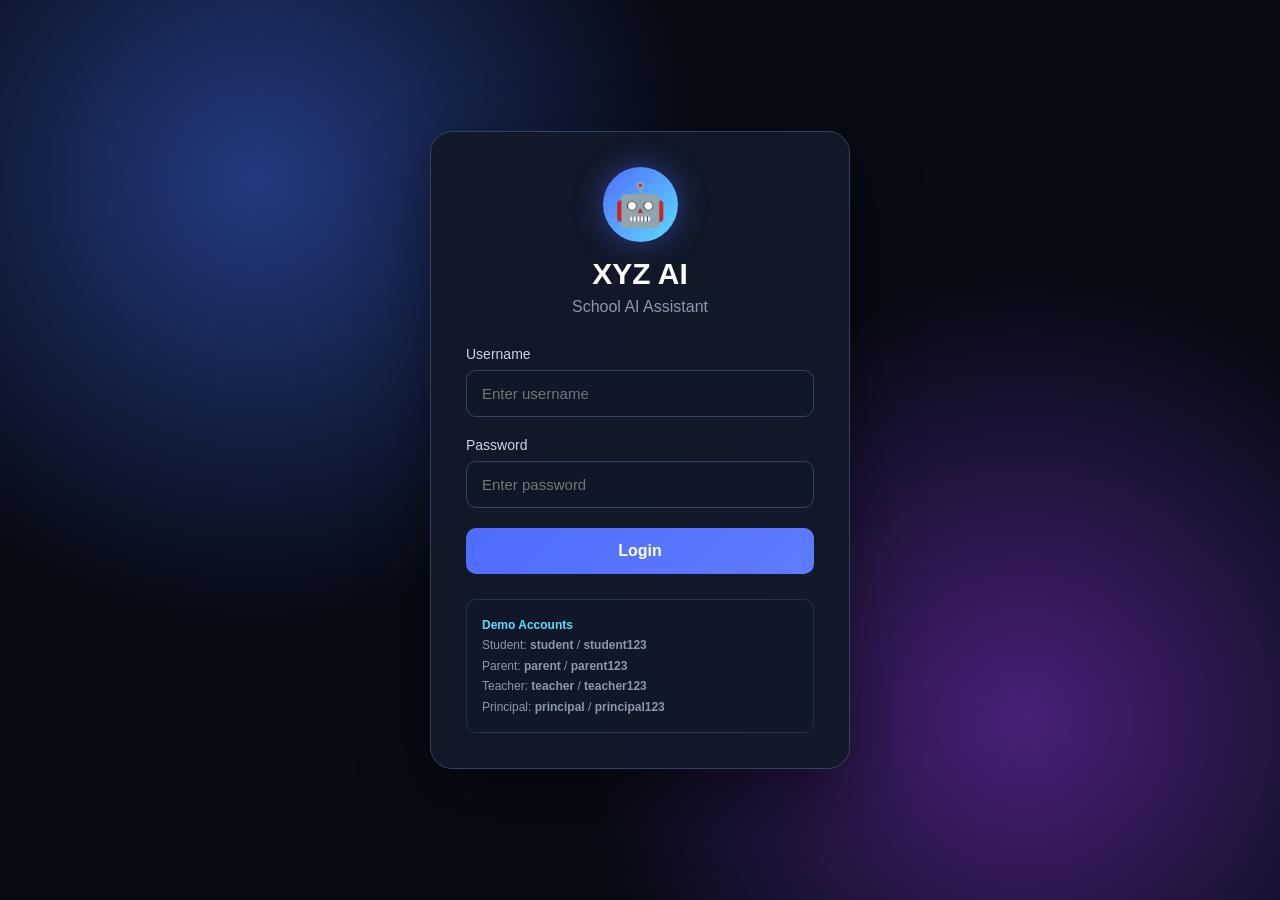
<file: frontend/index.html>
<!DOCTYPE html>
<html lang="en">
<head>
    <meta charset="UTF-8">
    <meta name="viewport" content="width=device-width, initial-scale=1.0">

    <title>XYZ AI - Login</title>

    <style>
        * {
            margin: 0;
            padding: 0;
            box-sizing: border-box;
        }

        body {
            min-height: 100vh;
            display: flex;
            justify-content: center;
            align-items: center;

            font-family: Arial, sans-serif;

            background:
                radial-gradient(
                    circle at 20% 20%,
                    #233a80 0%,
                    transparent 35%
                ),
                radial-gradient(
                    circle at 80% 80%,
                    #482078 0%,
                    transparent 35%
                ),
                #070b14;

            color: white;
        }

        .login-container {
            width: 90%;
            max-width: 420px;
        }

        .login-card {
            padding: 35px;

            border-radius: 22px;

            background: rgba(18, 25, 42, 0.95);

            border: 1px solid #34415f;

            box-shadow:
                0 25px 70px
                rgba(0, 0, 0, 0.45);
        }

        .logo {
            text-align: center;
            margin-bottom: 30px;
        }

        .logo-icon {
            width: 75px;
            height: 75px;

            margin: auto;
            margin-bottom: 15px;

            display: flex;
            justify-content: center;
            align-items: center;

            border-radius: 50%;

            background:
                linear-gradient(
                    135deg,
                    #4f6cff,
                    #5ddcff
                );

            font-size: 42px;

            box-shadow:
                0 0 30px
                rgba(79, 108, 255, 0.45);
        }

        .logo h1 {
            font-size: 30px;
            margin-bottom: 7px;
        }

        .logo p {
            color: #8d98ad;
        }

        .form-group {
            margin-bottom: 20px;
        }

        label {
            display: block;
            margin-bottom: 8px;

            color: #cbd5e1;

            font-size: 14px;
        }

        input {
            width: 100%;

            padding: 14px 15px;

            border-radius: 10px;

            border: 1px solid #34415f;

            background: #0f1728;

            color: white;

            outline: none;

            font-size: 15px;
        }

        input:focus {
            border-color: #5d7cff;

            box-shadow:
                0 0 0 3px
                rgba(79, 108, 255, 0.12);
        }

        button {
            width: 100%;

            padding: 14px;

            border: none;
            border-radius: 10px;

            background:
                linear-gradient(
                    135deg,
                    #4f6cff,
                    #5d7cff
                );

            color: white;

            font-size: 16px;
            font-weight: bold;

            cursor: pointer;

            transition: 0.2s;
        }

        button:hover {
            transform: translateY(-2px);

            box-shadow:
                0 10px 25px
                rgba(79, 108, 255, 0.3);
        }

        button:disabled {
            opacity: 0.6;
            cursor: not-allowed;
            transform: none;
        }

        .error {
            display: none;

            margin-bottom: 18px;

            padding: 12px;

            border-radius: 8px;

            background: rgba(220, 38, 38, 0.15);

            border: 1px solid #7f1d1d;

            color: #fca5a5;

            font-size: 14px;
        }

        .demo {
            margin-top: 25px;

            padding: 15px;

            border-radius: 10px;

            background: #0f1728;

            border: 1px solid #26314a;

            color: #8d98ad;

            font-size: 12px;

            line-height: 1.7;
        }

        .demo strong {
            color: #5ddcff;
        }

        @media(max-width: 500px) {

            .login-card {
                padding: 25px;
            }

            .logo h1 {
                font-size: 26px;
            }
        }
    </style>
</head>

<body>

<div class="login-container">

    <div class="login-card">

        <div class="logo">

            <div class="logo-icon">
                🤖
            </div>

            <h1>XYZ AI</h1>

            <p>School AI Assistant</p>

        </div>


        <div
            class="error"
            id="errorMessage"
        ></div>


        <form id="loginForm">

            <div class="form-group">

                <label for="username">
                    Username
                </label>

                <input
                    type="text"
                    id="username"
                    placeholder="Enter username"
                    autocomplete="username"
                    required
                >

            </div>


            <div class="form-group">

                <label for="password">
                    Password
                </label>

                <input
                    type="password"
                    id="password"
                    placeholder="Enter password"
                    autocomplete="current-password"
                    required
                >

            </div>


            <button
                type="submit"
                id="loginButton"
            >
                Login
            </button>

        </form>


        <div class="demo">

            <strong>Demo Accounts</strong>

            <br>

            Student:
            <b>student</b> /
            <b>student123</b>

            <br>

            Parent:
            <b>parent</b> /
            <b>parent123</b>

            <br>

            Teacher:
            <b>teacher</b> /
            <b>teacher123</b>

            <br>

            Principal:
            <b>principal</b> /
            <b>principal123</b>

        </div>

    </div>

</div>


<script>

const loginForm =
    document.getElementById("loginForm");

const loginButton =
    document.getElementById("loginButton");

const errorMessage =
    document.getElementById("errorMessage");


loginForm.addEventListener(
    "submit",
    async function(event) {

        event.preventDefault();


        const username =
            document
                .getElementById("username")
                .value
                .trim();

        const password =
            document
                .getElementById("password")
                .value;


        errorMessage.style.display =
            "none";


        loginButton.disabled =
            true;

        loginButton.innerText =
            "Logging in...";


        try {

            const response =
                await fetch(
                    "/api/login",
                    {
                        method: "POST",

                        headers: {
                            "Content-Type":
                                "application/json"
                        },

                        credentials: "same-origin",

                        body: JSON.stringify({
                            username: username,
                            password: password
                        })
                    }
                );


            const data =
                await response.json();


            if (!response.ok ||
                !data.success) {

                throw new Error(
                    data.message ||
                    "Invalid username or password."
                );
            }


            /*
             * Dashboard ke existing
             * JavaScript ke liye role save kar rahe hain.
             */

            localStorage.setItem(
                "userRole",
                data.role
            );

            localStorage.setItem(
                "userName",
                data.name
            );


            /*
             * Login successful
             */

            window.location.href =
                "/dashboard";

        }

        catch(error) {

            errorMessage.innerText =
                error.message ||
                "Login failed.";

            errorMessage.style.display =
                "block";

        }

        finally {

            loginButton.disabled =
                false;

            loginButton.innerText =
                "Login";

        }

    }
);

</script>

</body>
</html>
</file>
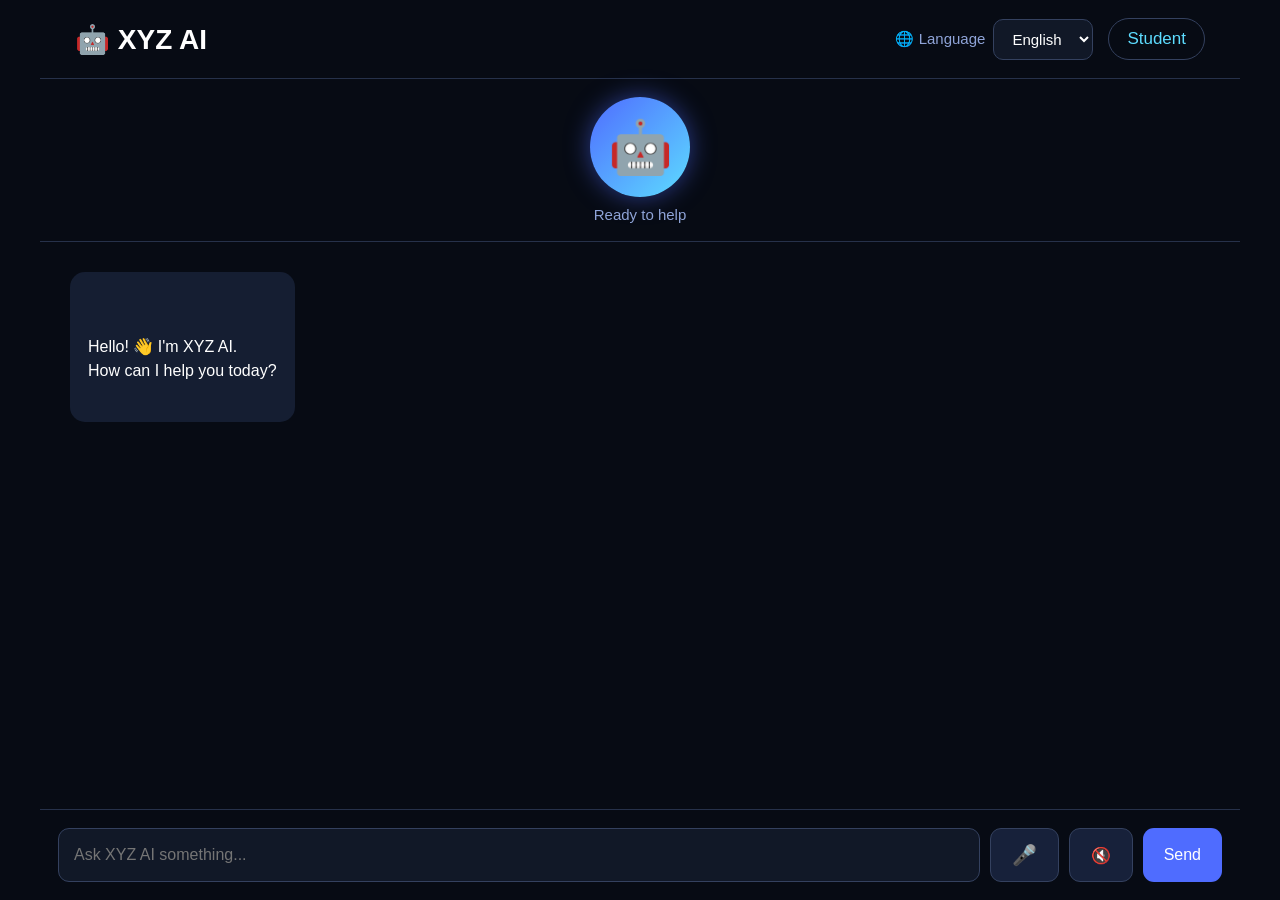
<file: frontend/chat.html>
<!DOCTYPE html>
<html lang="en">

<head>

    <meta charset="UTF-8">

    <meta name="viewport"
          content="width=device-width, initial-scale=1.0">

    <title>XYZ AI Chat</title>


    <style>

        * {
            box-sizing: border-box;
            margin: 0;
            padding: 0;
        }

        body {
            font-family: Arial, sans-serif;
            background: #070b14;
            color: white;
            min-height: 100vh;
        }

        .chat-container {
            max-width: 1200px;
            margin: auto;
            height: 100vh;
            display: flex;
            flex-direction: column;
        }


        /* =========================
           HEADER
        ========================= */

        .header {
            padding: 18px 35px;
            border-bottom: 1px solid #26314a;

            display: flex;
            justify-content: space-between;
            align-items: center;
            gap: 20px;
        }

        .header h1 {
            font-size: 28px;
        }

        .header-right {
            display: flex;
            align-items: center;
            gap: 15px;
        }

        .role {
            color: #5ddcff;
            font-size: 17px;
            padding: 10px 18px;
            border: 1px solid #34415f;
            border-radius: 25px;
        }


        /* =========================
           LANGUAGE
        ========================= */

        .language-box {
            display: flex;
            align-items: center;
            gap: 8px;
        }

        .language-box label {
            color: #8fa4d8;
            font-size: 15px;
        }

        #languageSelect {
            padding: 10px 14px;

            border-radius: 10px;

            border: 1px solid #34415f;

            background: #111827;

            color: white;

            font-size: 15px;

            outline: none;

            cursor: pointer;
        }

        #languageSelect:focus {
            border-color: #4f6cff;
        }


        /* =========================
           AVATAR
        ========================= */

        .avatar-area {
            text-align: center;

            padding: 18px;

            border-bottom: 1px solid #26314a;
        }

        .avatar {
            width: 100px;
            height: 100px;

            margin: auto;

            border-radius: 50%;

            background: linear-gradient(
                135deg,
                #4f6cff,
                #5ddcff
            );

            display: flex;

            align-items: center;

            justify-content: center;

            font-size: 52px;

            box-shadow:
                0 0 25px rgba(79,108,255,0.5);

            transition: transform 0.2s;
        }

        .avatar.speaking {
            animation: avatarSpeaking 0.8s infinite alternate;
        }

        .avatar.listening {
            animation: avatarListening 0.8s infinite alternate;
        }

        @keyframes avatarSpeaking {

            from {
                transform: scale(1);
            }

            to {
                transform: scale(1.08);
            }

        }

        @keyframes avatarListening {

            from {
                transform: scale(1);
            }

            to {
                transform: scale(1.06);
            }

        }

        .avatar-status {
            margin-top: 9px;

            color: #8fa4d8;

            font-size: 15px;
        }


        /* =========================
           MESSAGES
        ========================= */

        .messages {
            flex: 1;

            padding: 30px;

            overflow-y: auto;

            display: flex;

            flex-direction: column;
        }

        .message {
            padding: 15px 18px;

            margin-bottom: 15px;

            border-radius: 15px;

            max-width: 75%;

            line-height: 1.5;

            white-space: pre-line;

            font-size: 16px;
        }

        .ai {
            background: #151e32;

            margin-right: auto;
        }

        .user {
            background: #263b78;

            margin-left: auto;
        }


        /* =========================
           INPUT
        ========================= */

        .input-area {
            display: flex;

            gap: 10px;

            padding: 18px;

            border-top: 1px solid #26314a;

            background: #070b14;
        }

        #messageInput {
            flex: 1;

            padding: 15px;

            border-radius: 11px;

            border: 1px solid #34415f;

            background: #111827;

            color: white;

            font-size: 16px;

            outline: none;
        }

        #messageInput:focus {
            border-color: #4f6cff;
        }

        button {
            padding: 14px 21px;

            border: none;

            border-radius: 11px;

            background: #4f6cff;

            color: white;

            cursor: pointer;

            font-size: 16px;
        }

        button:hover {
            background: #405be0;
        }


        /* =========================
           MIC
        ========================= */

        #micButton {
            background: #17213a;

            border: 1px solid #34415f;

            font-size: 20px;

            min-width: 55px;
        }

        #micButton:hover {
            background: #263b78;
        }

        #micButton.listening {
            background: #d6336c;
        }


        /* =========================
           STOP VOICE
        ========================= */

        #stopButton {
            background: #17213a;

            border: 1px solid #34415f;

            min-width: 55px;
        }

        #stopButton:hover {
            background: #263b78;
        }


        /* =========================
           MOBILE
        ========================= */

        @media (max-width: 800px) {

            .header {
                padding: 15px;

                flex-direction: column;

                align-items: stretch;
            }

            .header-right {
                justify-content: space-between;
            }

            .language-box label {
                display: none;
            }

            .messages {
                padding: 15px;
            }

            .message {
                max-width: 90%;
            }

            .input-area {
                padding: 10px;
            }

            #stopButton {
                display: none;
            }

        }

    </style>

</head>


<body>


<div class="chat-container">


    <!-- =====================================================
         HEADER
    ====================================================== -->

    <div class="header">

        <h1>🤖 XYZ AI</h1>


        <div class="header-right">


            <!-- LANGUAGE SELECTOR -->

            <div class="language-box">

                <label for="languageSelect">
                    🌐 Language
                </label>


                <select id="languageSelect"
                        onchange="changeLanguage()">

                    <option value="English">
                        English
                    </option>

                    <option value="Hindi">
                        हिन्दी
                    </option>

                </select>

            </div>


            <!-- ROLE -->

            <div class="role" id="role">
                Student
            </div>

        </div>

    </div>


    <!-- =====================================================
         AI AVATAR
    ====================================================== -->

    <div class="avatar-area">

        <div class="avatar"
             id="avatar">

            🤖

        </div>


        <div class="avatar-status"
             id="avatarStatus">

            Ready to help

        </div>

    </div>


    <!-- =====================================================
         CHAT
    ====================================================== -->

    <div class="messages"
         id="messages">


        <div class="message ai">

            Hello! 👋 I'm XYZ AI.
            How can I help you today?

        </div>


    </div>


    <!-- =====================================================
         INPUT AREA
    ====================================================== -->

    <div class="input-area">


        <input
            type="text"
            id="messageInput"
            placeholder="Ask XYZ AI something..."
            autocomplete="off"
        >


        <!-- MICROPHONE -->

        <button
            id="micButton"
            onclick="startListening()"
            title="Speak">

            🎤

        </button>


        <!-- STOP SPEECH -->

        <button
            id="stopButton"
            onclick="stopSpeaking()"
            title="Stop AI voice">

            🔇

        </button>


        <!-- SEND -->

        <button
            onclick="sendMessage()">

            Send

        </button>


    </div>


</div>



<script>


// ============================================================
// ROLE
// ============================================================

const role =
    localStorage.getItem("userRole") || "Student";


document.getElementById("role").innerText =
    role;



// ============================================================
// LANGUAGE
// ============================================================

let selectedLanguage =
    localStorage.getItem("language") || "English";


const languageSelect =
    document.getElementById("languageSelect");


languageSelect.value =
    selectedLanguage;



// ============================================================
// CHANGE LANGUAGE
// ============================================================

function changeLanguage() {


    selectedLanguage =
        languageSelect.value;


    // Save language

    localStorage.setItem(
        "language",
        selectedLanguage
    );


    const messages =
        document.getElementById(
            "messages"
        );


    const message =
        document.createElement(
            "div"
        );


    message.className =
        "message ai";


    if (
        selectedLanguage === "Hindi"
    ) {

        message.innerText =
            "भाषा हिन्दी में बदल दी गई है। अब आप हिन्दी में बात कर सकते हैं।";

    } else {

        message.innerText =
            "Language changed to English. You can now chat in English.";

    }


    messages.appendChild(
        message
    );


    messages.scrollTop =
        messages.scrollHeight;

}



// ============================================================
// TEXT TO SPEECH
// ============================================================

function speakText(text) {


    if (
        !("speechSynthesis" in window)
    ) {

        console.log(
            "Text-to-Speech is not supported."
        );

        return;

    }


    // Stop old speech

    window.speechSynthesis.cancel();


    const speech =
        new SpeechSynthesisUtterance(
            text
        );


    // Language

    if (
        selectedLanguage === "Hindi"
    ) {

        speech.lang = "hi-IN";

    } else {

        speech.lang = "en-IN";

    }


    speech.rate =
        0.95;


    speech.pitch =
        1;


    speech.volume =
        1;


    // Avatar speaking

    const avatar =
        document.getElementById(
            "avatar"
        );


    const status =
        document.getElementById(
            "avatarStatus"
        );


    avatar.classList.add(
        "speaking"
    );


    status.innerText =
        "Speaking...";


    speech.onend =
        function() {

            avatar.classList.remove(
                "speaking"
            );

            status.innerText =
                "Ready to help";

        };


    speech.onerror =
        function() {

            avatar.classList.remove(
                "speaking"
            );

            status.innerText =
                "Ready to help";

        };


    window.speechSynthesis.speak(
        speech
    );

}



// ============================================================
// STOP SPEAKING
// ============================================================

function stopSpeaking() {


    if (
        "speechSynthesis"
        in window
    ) {

        window.speechSynthesis.cancel();

    }


    document
        .getElementById("avatar")
        .classList.remove(
            "speaking"
        );


    document
        .getElementById("avatarStatus")
        .innerText =
        "Ready to help";

}



// ============================================================
// SPEECH TO TEXT
// ============================================================

let recognition =
    null;


function startListening() {


    const SpeechRecognition =
        window.SpeechRecognition ||
        window.webkitSpeechRecognition;


    if (!SpeechRecognition) {

        alert(
            "Speech recognition is not supported. Please use Google Chrome."
        );

        return;

    }


    // Create recognition

    recognition =
        new SpeechRecognition();


    recognition.continuous =
        false;


    recognition.interimResults =
        false;


    // Selected language

    if (
        selectedLanguage === "Hindi"
    ) {

        recognition.lang =
            "hi-IN";

    } else {

        recognition.lang =
            "en-IN";

    }


    const micButton =
        document.getElementById(
            "micButton"
        );


    const avatar =
        document.getElementById(
            "avatar"
        );


    const status =
        document.getElementById(
            "avatarStatus"
        );


    micButton.classList.add(
        "listening"
    );


    micButton.innerText =
        "🔴";


    avatar.classList.add(
        "listening"
    );


    status.innerText =
        "Listening...";


    // ========================================================
    // RESULT
    // ========================================================

    recognition.onresult =
        function(event) {


            const transcript =
                event
                    .results[0][0]
                    .transcript;


            document
                .getElementById(
                    "messageInput"
                )
                .value =
                transcript;


            // Automatically send

            sendMessage();

        };


    // ========================================================
    // END
    // ========================================================

    recognition.onend =
        function() {


            micButton.classList.remove(
                "listening"
            );


            micButton.innerText =
                "🎤";


            avatar.classList.remove(
                "listening"
            );


            status.innerText =
                "Ready to help";

        };


    // ========================================================
    // ERROR
    // ========================================================

    recognition.onerror =
        function(event) {


            console.error(
                "Microphone error:",
                event.error
            );


            micButton.classList.remove(
                "listening"
            );


            micButton.innerText =
                "🎤";


            avatar.classList.remove(
                "listening"
            );


            status.innerText =
                "Microphone error";


            if (
                event.error ===
                "not-allowed"
            ) {

                alert(
                    "Microphone permission denied. Please allow microphone access in Chrome."
                );

            }

            else if (
                event.error ===
                "no-speech"
            ) {

                alert(
                    "No speech detected. Please try again."
                );

            }

        };


    // Start

    try {

        recognition.start();

    }

    catch (error) {

        console.log(
            "Recognition could not start:",
            error
        );

    }

}



// ============================================================
// SEND MESSAGE
// ============================================================

async function sendMessage() {


    const input =
        document.getElementById(
            "messageInput"
        );


    const message =
        input.value.trim();


    if (
        message === ""
    ) {

        return;

    }


    const messages =
        document.getElementById(
            "messages"
        );


    // ========================================================
    // USER MESSAGE
    // ========================================================

    const userMessage =
        document.createElement(
            "div"
        );


    userMessage.className =
        "message user";


    userMessage.innerText =
        message;


    messages.appendChild(
        userMessage
    );


    // Clear

    input.value = "";


    // ========================================================
    // AI MESSAGE
    // ========================================================

    const aiMessage =
        document.createElement(
            "div"
        );


    aiMessage.className =
        "message ai";


    aiMessage.innerText =
        "Thinking...";


    messages.appendChild(
        aiMessage
    );


    messages.scrollTop =
        messages.scrollHeight;


    document
        .getElementById(
            "avatarStatus"
        )
        .innerText =
        "Thinking...";


    // ========================================================
    // FLASK API
    // ========================================================

    try {


        const response =
            await fetch(
                "/api/chat",
                {

                    method:
                        "POST",

                    headers: {

                        "Content-Type":
                            "application/json"

                    },

                    credentials:
                        "same-origin",

                    body:
                        JSON.stringify({

                            message:
                                message,

                            role:
                                role,

                            language:
                                selectedLanguage

                        })

                }
            );


        if (
            !response.ok
        ) {

            throw new Error(
                "Server error: " +
                response.status
            );

        }


        const data =
            await response.json();


        // ====================================================
        // AI RESPONSE
        // ====================================================

        if (
            data.response
        ) {


            aiMessage.innerText =
                data.response;


            // Speak response

            speakText(
                data.response
            );


        }

        else {


            const fallback =
                selectedLanguage === "Hindi"
                    ? "माफ कीजिए, मैं आपका प्रश्न समझ नहीं पाया।"
                    : "Sorry, I couldn't understand your request.";


            aiMessage.innerText =
                fallback;


            speakText(
                fallback
            );

        }


    }

    catch (error) {


        console.error(
            "Chat Error:",
            error
        );


        aiMessage.innerText =
            "Sorry, I couldn't connect to the server.";


        document
            .getElementById(
                "avatarStatus"
            )
            .innerText =
            "Connection error";

    }


    messages.scrollTop =
        messages.scrollHeight;

}



// ============================================================
// ENTER KEY
// ============================================================

document
    .getElementById(
        "messageInput"
    )
    .addEventListener(
        "keydown",
        function(event) {


            if (
                event.key === "Enter"
            ) {

                event.preventDefault();

                sendMessage();

            }

        }
    );



// ============================================================
// STOP SPEECH WHEN PAGE CLOSES
// ============================================================

window.addEventListener(
    "beforeunload",
    function() {


        if (
            "speechSynthesis"
            in window
        ) {

            window.speechSynthesis.cancel();

        }

    }
);


</script>


</body>

</html>
</file>
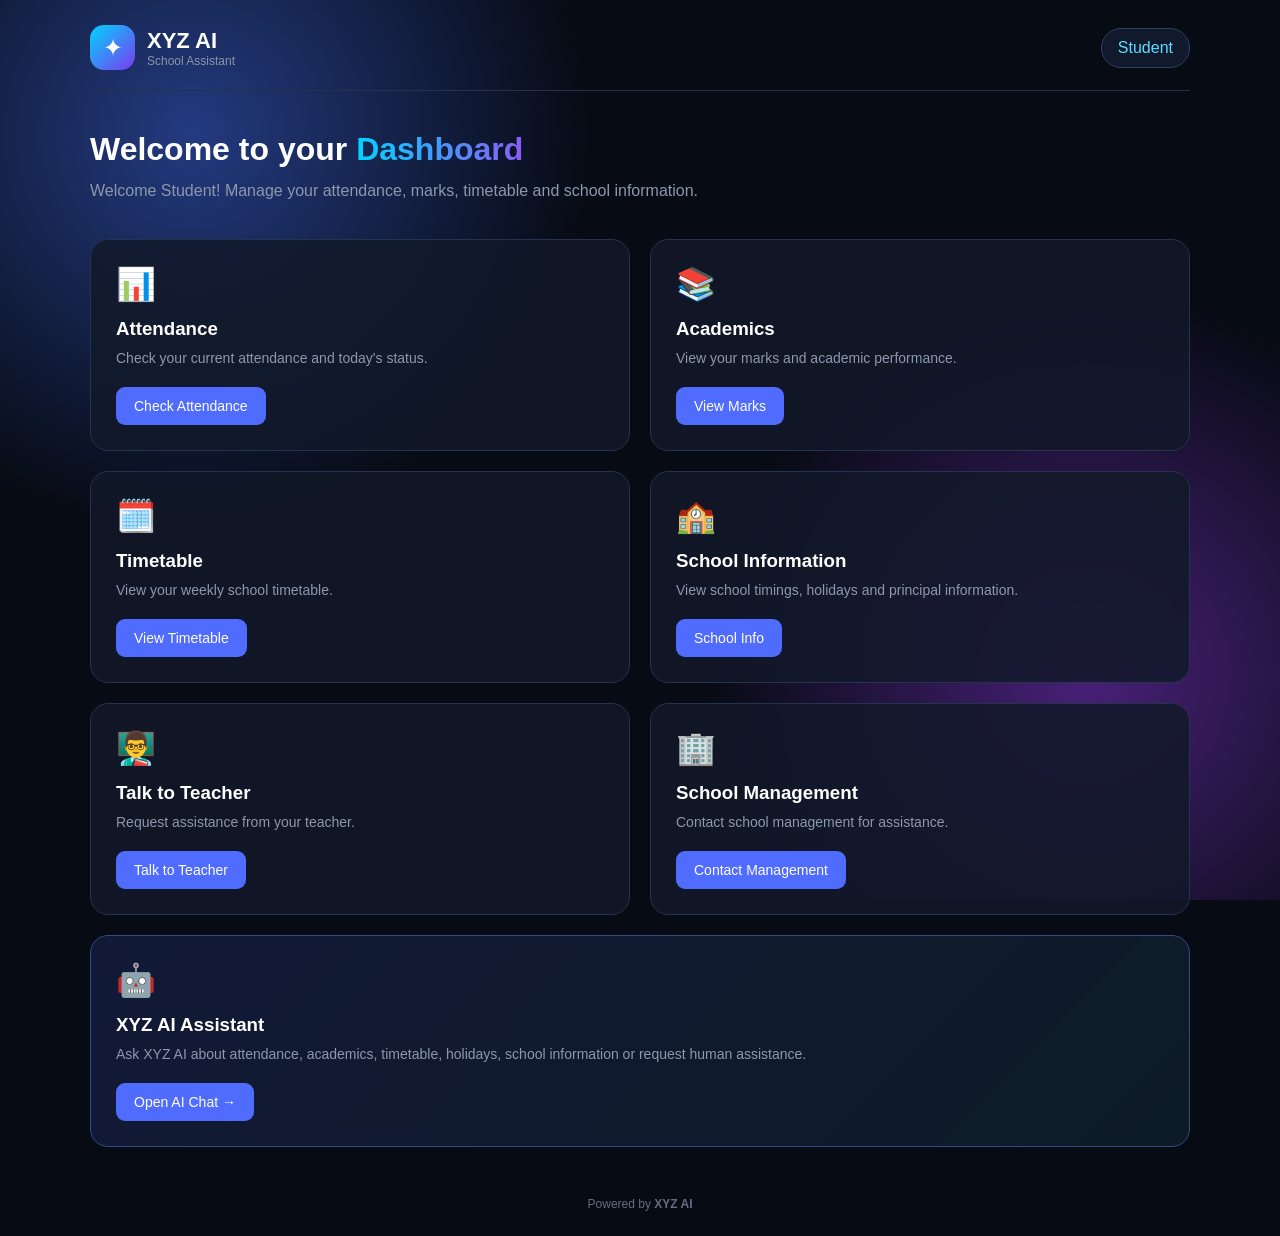
<file: frontend/dashboard.html>
<!DOCTYPE html>
<html lang="en">

<head>
    <meta charset="UTF-8">
    <meta name="viewport" content="width=device-width, initial-scale=1.0">

    <title>XYZ AI - Dashboard</title>

    <style>
        * {
            margin: 0;
            padding: 0;
            box-sizing: border-box;
        }

        body {
            font-family: Arial, sans-serif;
            background: #070b14;
            color: white;
            min-height: 100vh;
        }

        .background {
            position: fixed;
            inset: 0;
            z-index: -1;

            background:
                radial-gradient(circle at 15% 15%,
                    #233a80 0%,
                    transparent 30%),
                radial-gradient(circle at 85% 75%,
                    #482078 0%,
                    transparent 30%),
                #070b14;
        }

        .container {
            width: 90%;
            max-width: 1100px;
            margin: auto;
            padding: 25px 0;
        }

        /* HEADER */

        .header {
            display: flex;
            justify-content: space-between;
            align-items: center;
            padding-bottom: 20px;
            border-bottom: 1px solid #26314a;
        }

        .logo {
            display: flex;
            align-items: center;
            gap: 12px;
        }

        .logo-icon {
            width: 45px;
            height: 45px;
            display: flex;
            justify-content: center;
            align-items: center;
            border-radius: 14px;
            background: linear-gradient(135deg, #00d4ff, #7c3aed);
            font-size: 24px;
        }

        .logo h1 {
            font-size: 22px;
        }

        .logo p {
            color: #8b94a7;
            font-size: 12px;
        }

        .role-badge {
            padding: 10px 16px;
            border: 1px solid #34415f;
            border-radius: 25px;
            color: #5ddcff;
            background: rgba(21, 30, 50, 0.8);
        }

        /* WELCOME */

        .welcome {
            margin-top: 40px;
        }

        .welcome h2 {
            font-size: 32px;
            margin-bottom: 10px;
        }

        .welcome h2 span {
            background: linear-gradient(90deg, #00d4ff, #8b5cf6);
            -webkit-background-clip: text;
            background-clip: text;
            color: transparent;
        }

        .welcome p {
            color: #8d98ad;
            line-height: 1.6;
        }

        /* GRID */

        .dashboard-grid {
            margin-top: 35px;
            display: grid;
            grid-template-columns: repeat(2, 1fr);
            gap: 20px;
        }

        /* CARD */

        .card {
            padding: 25px;
            border-radius: 18px;
            background: rgba(18, 25, 42, 0.85);
            border: 1px solid #26334e;
            transition: 0.3s;
        }

        .card:hover {
            transform: translateY(-5px);
            border-color: #657cff;
            box-shadow: 0 15px 40px rgba(53, 75, 150, 0.2);
        }

        .card-icon {
            font-size: 32px;
            margin-bottom: 15px;
        }

        .card h3 {
            margin-bottom: 8px;
        }

        .card p {
            color: #8d98ad;
            font-size: 14px;
            line-height: 1.5;
        }

        .card button {
            margin-top: 18px;
            padding: 11px 18px;
            border: none;
            border-radius: 9px;
            background: #4f6cff;
            color: white;
            cursor: pointer;
            font-size: 14px;
        }

        .card button:hover {
            background: #405be0;
        }

        /* DATA BOX */

        .data-box {
            margin-top: 18px;
            padding: 15px;
            background: #111827;
            border-radius: 10px;
            border: 1px solid #26314a;
            display: none;
            white-space: pre-line;
            line-height: 1.7;
        }

        .data-box.show {
            display: block;
        }

        .data-value {
            font-size: 28px;
            color: #5ddcff;
            font-weight: bold;
        }

        .data-label {
            margin-top: 5px;
            color: #7f8aa0;
            font-size: 13px;
        }

        /* CHAT */

        .chat-card {
            grid-column: span 2;

            background:
                linear-gradient(
                    135deg,
                    rgba(79, 108, 255, 0.15),
                    rgba(93, 220, 255, 0.08)
                );

            border-color: #344b85;
        }

        /* FOOTER */

        footer {
            text-align: center;
            margin-top: 50px;
            color: #626d82;
            font-size: 12px;
        }

        /* MOBILE */

        @media(max-width: 700px) {

            .dashboard-grid {
                grid-template-columns: 1fr;
            }

            .chat-card {
                grid-column: span 1;
            }

            .welcome h2 {
                font-size: 26px;
            }

            .role-badge {
                font-size: 13px;
            }
        }
    </style>
</head>


<body>

<div class="background"></div>

<div class="container">

    <!-- HEADER -->

    <header class="header">

        <div class="logo">

            <div class="logo-icon">
                ✦
            </div>

            <div>
                <h1>XYZ AI</h1>

                <p>
                    School Assistant
                </p>
            </div>

        </div>

        <div
            class="role-badge"
            id="roleBadge">
            Student
        </div>

    </header>


    <!-- WELCOME -->

    <section class="welcome">

        <h2>
            Welcome to your
            <span>Dashboard</span>
        </h2>

        <p id="welcomeText">
            Manage your school information with XYZ AI.
        </p>

    </section>


    <!-- DASHBOARD -->

    <section
        class="dashboard-grid"
        id="dashboardGrid">
    </section>


    <footer>
        Powered by <strong>XYZ AI</strong>
    </footer>

</div>


<script>

    // ==================================================
    // ROLE
    // ==================================================

    const role =
        localStorage.getItem("userRole") || "Student";


    const roleBadge =
        document.getElementById("roleBadge");

    const welcomeText =
        document.getElementById("welcomeText");

    const dashboardGrid =
        document.getElementById("dashboardGrid");


    roleBadge.innerText = role;


    // ==================================================
    // ROLE DATA
    // ==================================================

    const roleData = {

        Student: {

            welcome:
                "Welcome Student! Manage your attendance, marks, timetable and school information.",

            cards: [

                {
                    icon: "📊",
                    title: "Attendance",
                    description:
                        "Check your current attendance and today's status.",
                    button: "Check Attendance",
                    action: "checkAttendance"
                },

                {
                    icon: "📚",
                    title: "Academics",
                    description:
                        "View your marks and academic performance.",
                    button: "View Marks",
                    action: "showMarks"
                },

                {
                    icon: "🗓️",
                    title: "Timetable",
                    description:
                        "View your weekly school timetable.",
                    button: "View Timetable",
                    action: "showTimetable"
                },

                {
                    icon: "🏫",
                    title: "School Information",
                    description:
                        "View school timings, holidays and principal information.",
                    button: "School Info",
                    action: "showSchoolInfo"
                },

                {
                    icon: "👨‍🏫",
                    title: "Talk to Teacher",
                    description:
                        "Request assistance from your teacher.",
                    button: "Talk to Teacher",
                    action: "talkToTeacher"
                },

                {
                    icon: "🏢",
                    title: "School Management",
                    description:
                        "Contact school management for assistance.",
                    button: "Contact Management",
                    action: "contactManagement"
                }

            ]
        },


        Parent: {

            welcome:
                "Welcome Parent! Monitor your child's attendance and academic progress.",

            cards: [

                {
                    icon: "📊",
                    title: "Child Attendance",
                    description:
                        "Check your child's current attendance.",
                    button: "Check Attendance",
                    action: "checkAttendance"
                },

                {
                    icon: "📚",
                    title: "Academic Performance",
                    description:
                        "View your child's marks.",
                    button: "View Marks",
                    action: "showMarks"
                },

                {
                    icon: "🗓️",
                    title: "Timetable",
                    description:
                        "View your child's timetable.",
                    button: "View Timetable",
                    action: "showTimetable"
                },

                {
                    icon: "🏫",
                    title: "School Information",
                    description:
                        "View school timings and holidays.",
                    button: "School Info",
                    action: "showSchoolInfo"
                },

                {
                    icon: "👨‍🏫",
                    title: "Talk to Teacher",
                    description:
                        "Request a call from your child's teacher.",
                    button: "Talk to Teacher",
                    action: "talkToTeacher"
                },

                {
                    icon: "🏢",
                    title: "School Management",
                    description:
                        "Contact school management.",
                    button: "Contact Management",
                    action: "contactManagement"
                }

            ]
        },


        Teacher: {

            welcome:
                "Welcome Teacher! Manage student attendance and academic information.",

            cards: [

                {
                    icon: "📊",
                    title: "Student Attendance",
                    description:
                        "Check Rahul's current attendance.",
                    button: "Check Attendance",
                    action: "checkAttendance"
                },

                {
                    icon: "✅",
                    title: "Mark Present",
                    description:
                        "Mark Rahul present for today.",
                    button: "Mark Present",
                    action: "markPresent"
                },

                {
                    icon: "❌",
                    title: "Mark Absent",
                    description:
                        "Mark Rahul absent for today.",
                    button: "Mark Absent",
                    action: "markAbsent"
                },

                {
                    icon: "📚",
                    title: "Student Marks",
                    description:
                        "View Rahul's academic marks.",
                    button: "View Marks",
                    action: "showMarks"
                },

                {
                    icon: "🗓️",
                    title: "Timetable",
                    description:
                        "View the weekly timetable.",
                    button: "View Timetable",
                    action: "showTimetable"
                }

            ]
        },


        Principal: {

            welcome:
                "Welcome Principal! Monitor overall school performance and information.",

            cards: [

                {
                    icon: "📊",
                    title: "Overall Attendance",
                    description:
                        "View the school's overall attendance.",
                    button: "Check Attendance",
                    action: "checkOverallAttendance"
                },

                {
                    icon: "📚",
                    title: "Academic Performance",
                    description:
                        "View the school's academic performance.",
                    button: "View Performance",
                    action: "showPerformance"
                },

                {
                    icon: "🗓️",
                    title: "Timetable",
                    description:
                        "View the weekly timetable.",
                    button: "View Timetable",
                    action: "showTimetable"
                },

                {
                    icon: "🏫",
                    title: "School Information",
                    description:
                        "View school timings, holidays and principal information.",
                    button: "School Info",
                    action: "showSchoolInfo"
                },

                {
                    icon: "🏢",
                    title: "School Management",
                    description:
                        "Contact school management.",
                    button: "Contact Management",
                    action: "contactManagement"
                }

            ]
        }

    };


    // ==================================================
    // CURRENT ROLE
    // ==================================================

    const currentRole =
        roleData[role] || roleData.Student;


    welcomeText.innerText =
        currentRole.welcome;


    // ==================================================
    // CREATE CARDS
    // ==================================================

    currentRole.cards.forEach(function(card, index) {

        const cardElement =
            document.createElement("div");

        cardElement.className = "card";

        cardElement.innerHTML = `

            <div class="card-icon">
                ${card.icon}
            </div>

            <h3>
                ${card.title}
            </h3>

            <p>
                ${card.description}
            </p>

            <button
                onclick="${card.action}(${index})">
                ${card.button}
            </button>

            <div
                class="data-box"
                id="box-${index}">
            </div>
        `;

        dashboardGrid.appendChild(cardElement);
    });


    // ==================================================
    // HELPER
    // ==================================================

    function getBox(index) {

        const box =
            document.getElementById(
                "box-" + index
            );

        box.classList.add("show");

        return box;
    }


    // ==================================================
    // API HELPER
    // ==================================================

    async function askAI(message) {

        const response =
            await fetch("/api/chat", {

                method: "POST",

                headers: {
                    "Content-Type":
                        "application/json"
                },

                body: JSON.stringify({

                    message: message,
                    role: role

                })
            });


        if (!response.ok) {
            throw new Error(
                "API request failed"
            );
        }


        return await response.json();
    }


    // ==================================================
    // ATTENDANCE
    // ==================================================

    async function checkAttendance(index) {

        const box = getBox(index);

        box.innerText =
            "Loading attendance...";

        try {

            const response =
                await fetch(
                    "/api/attendance/Rahul"
                );

            const data =
                await response.json();

            if (data.success) {

                box.innerHTML = `

                    <div class="data-value">
                        ${data.attendance}%
                    </div>

                    <div class="data-label">
                        Today's Status:
                        ${data.today}
                    </div>

                    <div class="data-label">
                        Class:
                        ${data.class}
                    </div>

                    <div class="data-label">
                        Roll No:
                        ${data.roll_no}
                    </div>
                `;

            } else {

                box.innerText =
                    data.message ||
                    "Attendance not found.";
            }

        } catch (error) {

            console.error(error);

            box.innerText =
                "Unable to load attendance.";
        }
    }


    // ==================================================
    // MARKS
    // ==================================================

    async function showMarks(index) {

        const box = getBox(index);

        box.innerText =
            "Loading marks...";

        try {

            const response =
                await fetch(
                    "/api/marks/Rahul"
                );

            const data =
                await response.json();

            if (data.success) {

                box.innerHTML = `

                    <strong>Academic Marks</strong>

                    <br><br>

                    Mathematics:
                    ${data.marks.Mathematics}

                    <br>

                    Science:
                    ${data.marks.Science}

                    <br>

                    English:
                    ${data.marks.English}
                `;

            } else {

                box.innerText =
                    "Marks not available.";
            }

        } catch (error) {

            console.error(error);

            box.innerText =
                "Unable to load marks.";
        }
    }


    // ==================================================
    // TIMETABLE
    // ==================================================

    async function showTimetable(index) {

        const box = getBox(index);

        box.innerText =
            "Loading timetable...";

        try {

            const response =
                await fetch(
                    "/api/timetable"
                );

            const data =
                await response.json();

            if (data.success) {

                const t =
                    data.timetable;

                box.innerHTML = `

                    <strong>Weekly Timetable</strong>

                    <br><br>

                    Monday:
                    ${t.Monday}

                    <br>

                    Tuesday:
                    ${t.Tuesday}

                    <br>

                    Wednesday:
                    ${t.Wednesday}

                    <br>

                    Thursday:
                    ${t.Thursday}

                    <br>

                    Friday:
                    ${t.Friday}

                    <br>

                    Saturday:
                    ${t.Saturday}
                `;

            } else {

                box.innerText =
                    "Timetable unavailable.";
            }

        } catch (error) {

            console.error(error);

            box.innerText =
                "Unable to load timetable.";
        }
    }


    // ==================================================
    // SCHOOL INFORMATION
    // ==================================================

    async function showSchoolInfo(index) {

        const box = getBox(index);

        box.innerText =
            "Loading school information...";

        try {

            const response =
                await fetch(
                    "/api/school-info"
                );

            const data =
                await response.json();

            if (data.success) {

                const school =
                    data.school;

                box.innerHTML = `

                    <strong>
                        ${school.name}
                    </strong>

                    <br><br>

                    🕐 School Timing:
                    ${school.timings}

                    <br>

                    🎉 Next Holiday:
                    ${school.next_holiday}

                    <br>

                    👨‍💼 Principal:
                    ${school.principal}

                    <br>

                    🏢 Office Hours:
                    ${school.office_hours}
                `;

            } else {

                box.innerText =
                    "School information unavailable.";
            }

        } catch (error) {

            console.error(error);

            box.innerText =
                "Unable to load school information.";
        }
    }


    // ==================================================
    // MARK PRESENT
    // ==================================================

    async function markPresent(index) {

        const box = getBox(index);

        box.innerText =
            "Marking Rahul present...";

        try {

            const response =
                await fetch(
                    "/api/attendance/Rahul/present",
                    {
                        method: "POST",
                        headers: {
                            "Content-Type":
                                "application/json"
                        }
                    }
                );

            const data =
                await response.json();

            box.innerText =
                data.message ||
                "Rahul marked present.";

        } catch (error) {

            console.error(error);

            box.innerText =
                "Unable to mark present.";
        }
    }


    // ==================================================
    // MARK ABSENT
    // ==================================================

    async function markAbsent(index) {

        const box = getBox(index);

        box.innerText =
            "Marking Rahul absent...";

        try {

            const response =
                await fetch(
                    "/api/attendance/Rahul/absent",
                    {
                        method: "POST",
                        headers: {
                            "Content-Type":
                                "application/json"
                        }
                    }
                );

            const data =
                await response.json();

            box.innerText =
                data.message ||
                "Rahul marked absent.";

        } catch (error) {

            console.error(error);

            box.innerText =
                "Unable to mark absent.";
        }
    }


    // ==================================================
    // PRINCIPAL OVERALL ATTENDANCE
    // ==================================================

    async function checkOverallAttendance(index) {

        const box = getBox(index);

        box.innerText =
            "Loading overall attendance...";

        try {

            const data =
                await askAI(
                    "What is the overall attendance?"
                );

            box.innerHTML = `

                <div class="data-value">
                    89.6%
                </div>

                <div class="data-label">
                    Overall School Attendance
                </div>

                <br>

                ${data.response || ""}
            `;

        } catch (error) {

            console.error(error);

            box.innerText =
                "Unable to load attendance.";
        }
    }


    // ==================================================
    // PRINCIPAL PERFORMANCE
    // ==================================================

    async function showPerformance(index) {

        const box = getBox(index);

        box.innerText =
            "Loading academic performance...";

        try {

            const data =
                await askAI(
                    "Show academic performance"
                );

            box.innerText =
                data.response ||
                "Performance data unavailable.";

        } catch (error) {

            console.error(error);

            box.innerText =
                "Unable to load performance.";
        }
    }


    // ==================================================
    // TALK TO TEACHER
    // ==================================================

    async function talkToTeacher(index) {

        const box = getBox(index);

        box.innerText =
            "Preparing teacher request...";

        const reason = prompt(
            "Why do you want to contact the teacher?"
        );

        if (!reason) {

            box.innerText =
                "Request cancelled.";

            return;
        }

        try {

            const response =
                await fetch(
                    "/api/escalate/teacher",
                    {
                        method: "POST",

                        headers: {
                            "Content-Type":
                                "application/json"
                        },

                        body: JSON.stringify({

                            role: role,

                            student: "Rahul",

                            reason: reason
                        })
                    }
                );

            const data =
                await response.json();

            if (data.success) {

                box.innerHTML = `

                    <strong>
                        ✅ Request Submitted
                    </strong>

                    <br><br>

                    Your request has been
                    submitted to the teacher.

                    <br><br>

                    Request ID:
                    <strong>
                        ${data.request_id}
                    </strong>
                `;

            } else {

                box.innerText =
                    data.message ||
                    "Unable to submit request.";
            }

        } catch (error) {

            console.error(error);

            box.innerText =
                "Unable to connect to server.";
        }
    }


    // ==================================================
    // SCHOOL MANAGEMENT
    // ==================================================

    async function contactManagement(index) {

        const box = getBox(index);

        box.innerText =
            "Preparing management request...";

        const reason = prompt(
            "Why do you want to contact school management?"
        );

        if (!reason) {

            box.innerText =
                "Request cancelled.";

            return;
        }

        try {

            const response =
                await fetch(
                    "/api/escalate/management",
                    {
                        method: "POST",

                        headers: {
                            "Content-Type":
                                "application/json"
                        },

                        body: JSON.stringify({

                            role: role,

                            reason: reason
                        })
                    }
                );

            const data =
                await response.json();

            if (data.success) {

                box.innerHTML = `

                    <strong>
                        ✅ Request Submitted
                    </strong>

                    <br><br>

                    Your request has been
                    submitted to school management.

                    <br><br>

                    Request ID:
                    <strong>
                        ${data.request_id}
                    </strong>
                `;

            } else {

                box.innerText =
                    data.message ||
                    "Unable to submit request.";
            }

        } catch (error) {

            console.error(error);

            box.innerText =
                "Unable to connect to server.";
        }
    }


    // ==================================================
    // OPEN AI CHAT
    // ==================================================

    function openChat() {

        window.location.href =
            "/chat";
    }


    // ==================================================
    // AI CHAT CARD
    // ==================================================

    const chatCard =
        document.createElement("div");

    chatCard.className =
        "card chat-card";

    chatCard.innerHTML = `

        <div class="card-icon">
            🤖
        </div>

        <h3>
            XYZ AI Assistant
        </h3>

        <p>
            Ask XYZ AI about attendance,
            academics, timetable, holidays,
            school information or request
            human assistance.
        </p>

        <button
            onclick="openChat()">
            Open AI Chat →
        </button>

    `;

    dashboardGrid.appendChild(
        chatCard
    );

</script>

</body>
</html>
</file>
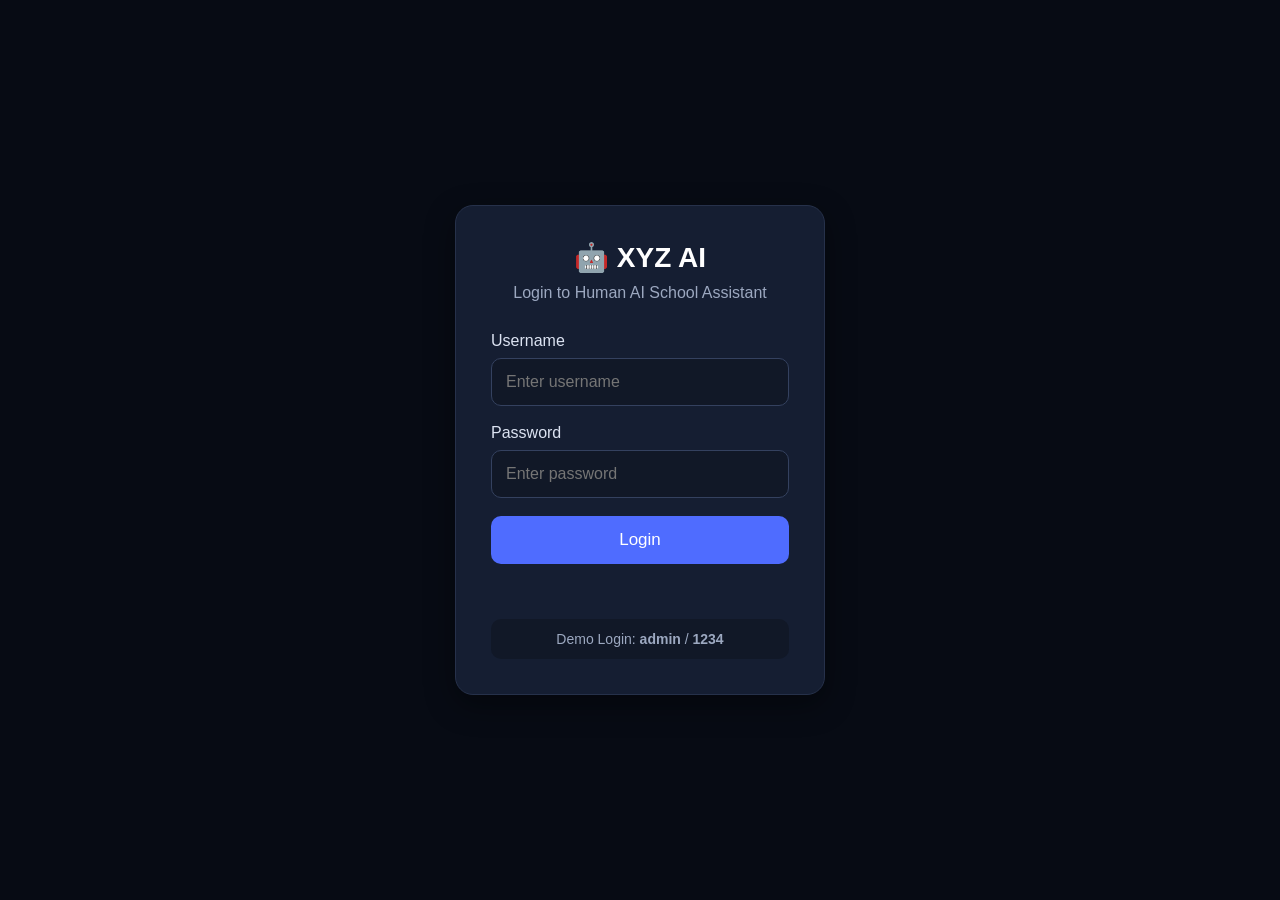
<file: frontend/login.html>
<!DOCTYPE html>
<html lang="en">

<head>
    <meta charset="UTF-8">
    <meta name="viewport" content="width=device-width, initial-scale=1.0">

    <title>XYZ AI - Login</title>

    <style>
        * {
            box-sizing: border-box;
            margin: 0;
            padding: 0;
        }

        body {
            font-family: Arial, sans-serif;
            background: #070b14;
            color: white;
            min-height: 100vh;
            display: flex;
            justify-content: center;
            align-items: center;
        }

        .login-container {
            width: 100%;
            max-width: 420px;
            padding: 25px;
        }

        .login-box {
            background: #151e32;
            padding: 35px;
            border-radius: 18px;
            border: 1px solid #26314a;
            box-shadow: 0 10px 30px rgba(0, 0, 0, 0.4);
        }

        h1 {
            text-align: center;
            margin-bottom: 10px;
            font-size: 28px;
        }

        .subtitle {
            text-align: center;
            color: #9ca8c0;
            margin-bottom: 30px;
        }

        label {
            display: block;
            margin-bottom: 8px;
            color: #dce3f2;
        }

        input {
            width: 100%;
            padding: 14px;
            margin-bottom: 18px;
            border-radius: 10px;
            border: 1px solid #34415f;
            background: #111827;
            color: white;
            font-size: 16px;
            outline: none;
        }

        input:focus {
            border-color: #4f6cff;
        }

        button {
            width: 100%;
            padding: 14px;
            border: none;
            border-radius: 10px;
            background: #4f6cff;
            color: white;
            font-size: 17px;
            cursor: pointer;
        }

        button:hover {
            background: #405be0;
        }

        #error {
            color: #ff6b6b;
            text-align: center;
            margin-top: 15px;
            min-height: 20px;
        }

        .demo {
            margin-top: 20px;
            padding: 12px;
            background: #111827;
            border-radius: 10px;
            color: #9ca8c0;
            font-size: 14px;
            text-align: center;
        }
    </style>

</head>

<body>

    <div class="login-container">

        <div class="login-box">

            <h1>🤖 XYZ AI</h1>

            <p class="subtitle">
                Login to Human AI School Assistant
            </p>

            <form id="loginForm">

                <label for="username">
                    Username
                </label>

                <input
                    type="text"
                    id="username"
                    placeholder="Enter username"
                    required
                >

                <label for="password">
                    Password
                </label>

                <input
                    type="password"
                    id="password"
                    placeholder="Enter password"
                    required
                >

                <button type="submit">
                    Login
                </button>

                <div id="error"></div>

            </form>

            <div class="demo">
                Demo Login: <b>admin</b> / <b>1234</b>
            </div>

        </div>

    </div>


    <!-- JAVASCRIPT MUST BE INSIDE SCRIPT TAG -->

    <script>

        document
            .getElementById("loginForm")
            .addEventListener("submit", login);


        async function login(event) {

            event.preventDefault();

            const username =
                document.getElementById("username").value.trim();

            const password =
                document.getElementById("password").value;

            const error =
                document.getElementById("error");

            error.innerText = "Logging in...";


            try {

                const response = await fetch(
                    "/api/login",
                    {
                        method: "POST",

                        headers: {
                            "Content-Type": "application/json"
                        },

                        credentials: "same-origin",

                        body: JSON.stringify({
                            username: username,
                            password: password
                        })
                    }
                );


                const data =
                    await response.json();


                if (data.success) {

                    window.location.href =
                        "/dashboard";

                } else {

                    error.innerText =
                        data.message || "Login failed";

                }

            }

            catch (error) {

                console.error(error);

                document.getElementById("error").innerText =
                    "Unable to connect to server.";

            }

        }

    </script>

</body>

</html>
</file>
